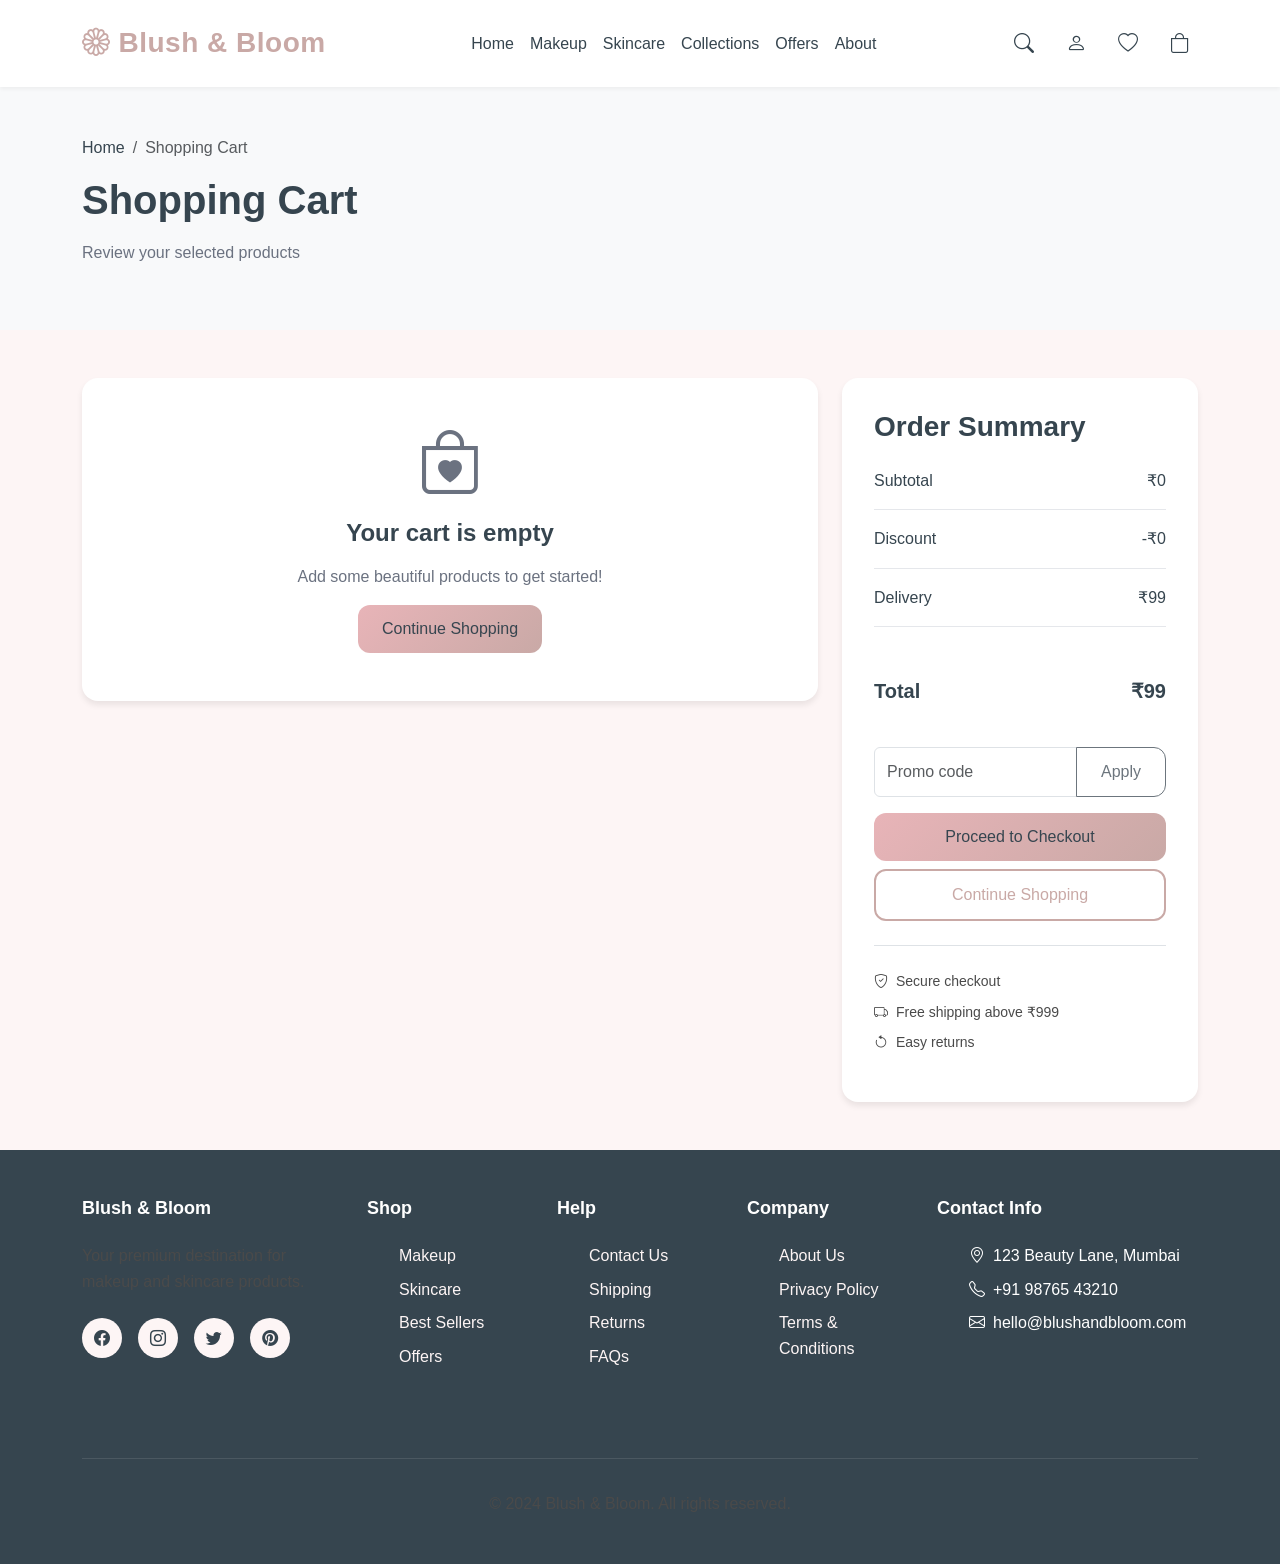
<file: cart.html>
<!DOCTYPE html>
<html lang="en" data-bs-theme="light">
<head>
    <meta charset="UTF-8">
    <meta name="viewport" content="width=device-width, initial-scale=1.0">
    <meta name="description" content="Blush & Bloom - Shopping Cart">
    <title>Shopping Cart - Blush & Bloom</title>
    
    <!-- Bootstrap CSS v5.3.8 -->
    <link href="https://cdn.jsdelivr.net/npm/bootstrap@5.3.8/dist/css/bootstrap.min.css" rel="stylesheet"
        integrity="sha384-sRIl4kxILFvY47J16cr9ZwB07vP4J8+LH7qKQnuqkuIAvNWLzeN8tE5YBujZqJLB" crossorigin="anonymous">
    
    <!-- React Icons -->
    <link href="https://cdn.jsdelivr.net/npm/bootstrap-icons@1.11.3/font/bootstrap-icons.css" rel="stylesheet">
    
    <!-- Custom CSS -->
    <link rel="stylesheet" href="css/style.css">
</head>

<body>
    <!-- Navbar -->
    <nav class="navbar navbar-expand-lg">
        <div class="container">
            <a class="navbar-brand" href="index.html">
                <i class="bi bi-flower1 me-2"></i>Blush & Bloom
            </a>
            
            <button class="navbar-toggler" type="button" data-bs-toggle="collapse" data-bs-target="#navbarNav">
                <span class="navbar-toggler-icon"></span>
            </button>
            
            <div class="collapse navbar-collapse" id="navbarNav">
                <ul class="navbar-nav mx-auto">
                    <li class="nav-item">
                        <a class="nav-link" href="index.html">Home</a>
                    </li>
                    <li class="nav-item">
                        <a class="nav-link" href="makeup.html">Makeup</a>
                    </li>
                    <li class="nav-item">
                        <a class="nav-link" href="skincare.html">Skincare</a>
                    </li>
                    <li class="nav-item">
                        <a class="nav-link" href="collections.html">Collections</a>
                    </li>
                    <li class="nav-item">
                        <a class="nav-link" href="offers.html">Offers</a>
                    </li>
                    <li class="nav-item">
                        <a class="nav-link" href="about.html">About</a>
                    </li>
                </ul>
                
                <div class="navbar-icons">
                    <a href="#" class="navbar-icon" data-bs-toggle="modal" data-bs-target="#searchModal">
                        <i class="bi bi-search"></i>
                    </a>
                    <a href="login.html" class="navbar-icon login-link">
                        <i class="bi bi-person"></i>
                    </a>
                    <a href="#" class="navbar-icon account-link" style="display: none;"></a>
                    <a href="wishlist.html" class="navbar-icon">
                        <i class="bi bi-heart"></i>
                        <span class="wishlist-count" style="display: none;">0</span>
                    </a>
                    <a href="cart.html" class="navbar-icon">
                        <i class="bi bi-bag"></i>
                        <span class="cart-count" style="display: none;">0</span>
                    </a>
                </div>
            </div>
        </div>
    </nav>

    <!-- Page Header -->
    <section class="py-5 bg-light">
        <div class="container">
            <nav aria-label="breadcrumb">
                <ol class="breadcrumb">
                    <li class="breadcrumb-item"><a href="index.html">Home</a></li>
                    <li class="breadcrumb-item active" aria-current="page">Shopping Cart</li>
                </ol>
            </nav>
            <h1 class="page-title">Shopping Cart</h1>
            <p class="text-muted">Review your selected products</p>
        </div>
    </section>

    <!-- Cart Page -->
    <section class="cart-page py-5">
        <div class="container">
            <div class="row">
                <!-- Cart Items -->
                <div class="col-lg-8 mb-4">
                    <div id="cart-items">
                        <!-- Cart items will be loaded dynamically -->
                    </div>
                </div>
                
                <!-- Cart Summary -->
                <div class="col-lg-4">
                    <div class="cart-summary">
                        <h3>Order Summary</h3>
                        <div class="summary-row">
                            <span>Subtotal</span>
                            <span id="cart-subtotal">₹0</span>
                        </div>
                        <div class="summary-row">
                            <span>Discount</span>
                            <span id="cart-discount">₹0</span>
                        </div>
                        <div class="summary-row">
                            <span>Delivery</span>
                            <span id="cart-delivery">₹99</span>
                        </div>
                        <div class="summary-row total">
                            <span>Total</span>
                            <span id="cart-total">₹0</span>
                        </div>
                        
                        <div class="mt-4">
                            <div class="input-group mb-3">
                                <input type="text" class="form-control" placeholder="Promo code">
                                <button class="btn btn-outline-secondary" type="button">Apply</button>
                            </div>
                            
                            <button class="btn btn-primary w-100 mb-2" onclick="proceedToCheckout()">
                                Proceed to Checkout
                            </button>
                            <button class="btn btn-outline-primary w-100" onclick="continueShopping()">
                                Continue Shopping
                            </button>
                        </div>
                        
                        <div class="mt-4 pt-4 border-top">
                            <p class="small mb-2"><i class="bi bi-shield-check me-2"></i>Secure checkout</p>
                            <p class="small mb-2"><i class="bi bi-truck me-2"></i>Free shipping above ₹999</p>
                            <p class="small"><i class="bi bi-arrow-counterclockwise me-2"></i>Easy returns</p>
                        </div>
                    </div>
                </div>
            </div>
        </div>
    </section>

    <!-- Footer -->
    <footer class="footer">
        <div class="container">
            <div class="row">
                <div class="col-lg-3 col-md-6 mb-4">
                    <h4>Blush & Bloom</h4>
                    <p>Your premium destination for makeup and skincare products.</p>
                    <div class="social-icons">
                        <a href="#"><i class="bi bi-facebook"></i></a>
                        <a href="#"><i class="bi bi-instagram"></i></a>
                        <a href="#"><i class="bi bi-twitter"></i></a>
                        <a href="#"><i class="bi bi-pinterest"></i></a>
                    </div>
                </div>
                
                <div class="col-lg-2 col-md-6 mb-4">
                    <h4>Shop</h4>
                    <ul>
                        <li><a href="products.html?category=Makeup">Makeup</a></li>
                        <li><a href="products.html?category=Skincare">Skincare</a></li>
                        <li><a href="products.html">Best Sellers</a></li>
                        <li><a href="offers.html">Offers</a></li>
                    </ul>
                </div>
                
                <div class="col-lg-2 col-md-6 mb-4">
                    <h4>Help</h4>
                    <ul>
                        <li><a href="#">Contact Us</a></li>
                        <li><a href="#">Shipping</a></li>
                        <li><a href="#">Returns</a></li>
                        <li><a href="#">FAQs</a></li>
                    </ul>
                </div>
                
                <div class="col-lg-2 col-md-6 mb-4">
                    <h4>Company</h4>
                    <ul>
                        <li><a href="about.html">About Us</a></li>
                        <li><a href="#">Privacy Policy</a></li>
                        <li><a href="#">Terms & Conditions</a></li>
                    </ul>
                </div>
                
                <div class="col-lg-3 col-md-6 mb-4">
                    <h4>Contact Info</h4>
                    <ul>
                        <li><i class="bi bi-geo-alt me-2"></i>123 Beauty Lane, Mumbai</li>
                        <li><i class="bi bi-telephone me-2"></i>+91 98765 43210</li>
                        <li><i class="bi bi-envelope me-2"></i>hello@blushandbloom.com</li>
                    </ul>
                </div>
            </div>
            
            <div class="footer-bottom">
                <p>&copy; 2024 Blush & Bloom. All rights reserved.</p>
            </div>
        </div>
    </footer>

    <!-- Search Modal -->
    <div class="modal fade" id="searchModal" tabindex="-1">
        <div class="modal-dialog modal-dialog-centered">
            <div class="modal-content">
                <div class="modal-header">
                    <h5 class="modal-title">Search Products</h5>
                    <button type="button" class="btn-close" data-bs-dismiss="modal"></button>
                </div>
                <div class="modal-body">
                    <div class="input-group">
                        <input type="text" class="form-control" placeholder="Search for products..." id="modal-search-input">
                        <button class="btn btn-primary" type="button" onclick="performSearch()">Search</button>
                    </div>
                </div>
            </div>
        </div>
    </div>

    <!-- Bootstrap JavaScript Bundle -->
    <script src="https://cdn.jsdelivr.net/npm/bootstrap@5.3.8/dist/js/bootstrap.bundle.min.js"
        integrity="sha384-FKyoEForCGlyvwx9Hj09JcYn3nv7wiPVlz7YYwJrWVcXK/BmnVDxM+D2scQbITxI"
        crossorigin="anonymous"></script>
    
    <!-- Product Data -->
    <script src="js/products.js"></script>
    
    <!-- Main JavaScript -->
    <script src="js/main.js"></script>
    
    <!-- Auth JavaScript -->
    <script src="js/auth.js"></script>
    
    <!-- Page-specific JavaScript -->
    <script>
        document.addEventListener('DOMContentLoaded', function() {
            renderCart();
        });

        function proceedToCheckout() {
            if (cart.length === 0) {
                showNotification('Your cart is empty!');
                return;
            }
            showNotification('Proceeding to checkout...');
            // In a real application, this would redirect to a checkout page
        }

        function continueShopping() {
            window.location.href = 'products.html';
        }

        function performSearch() {
            const searchTerm = document.getElementById('modal-search-input').value;
            if (searchTerm.trim()) {
                window.location.href = `products.html?search=${encodeURIComponent(searchTerm)}`;
            }
        }

        // Allow search on Enter key
        document.getElementById('modal-search-input')?.addEventListener('keypress', function(e) {
            if (e.key === 'Enter') {
                performSearch();
            }
        });
    </script>
</body>
</html>
</file>
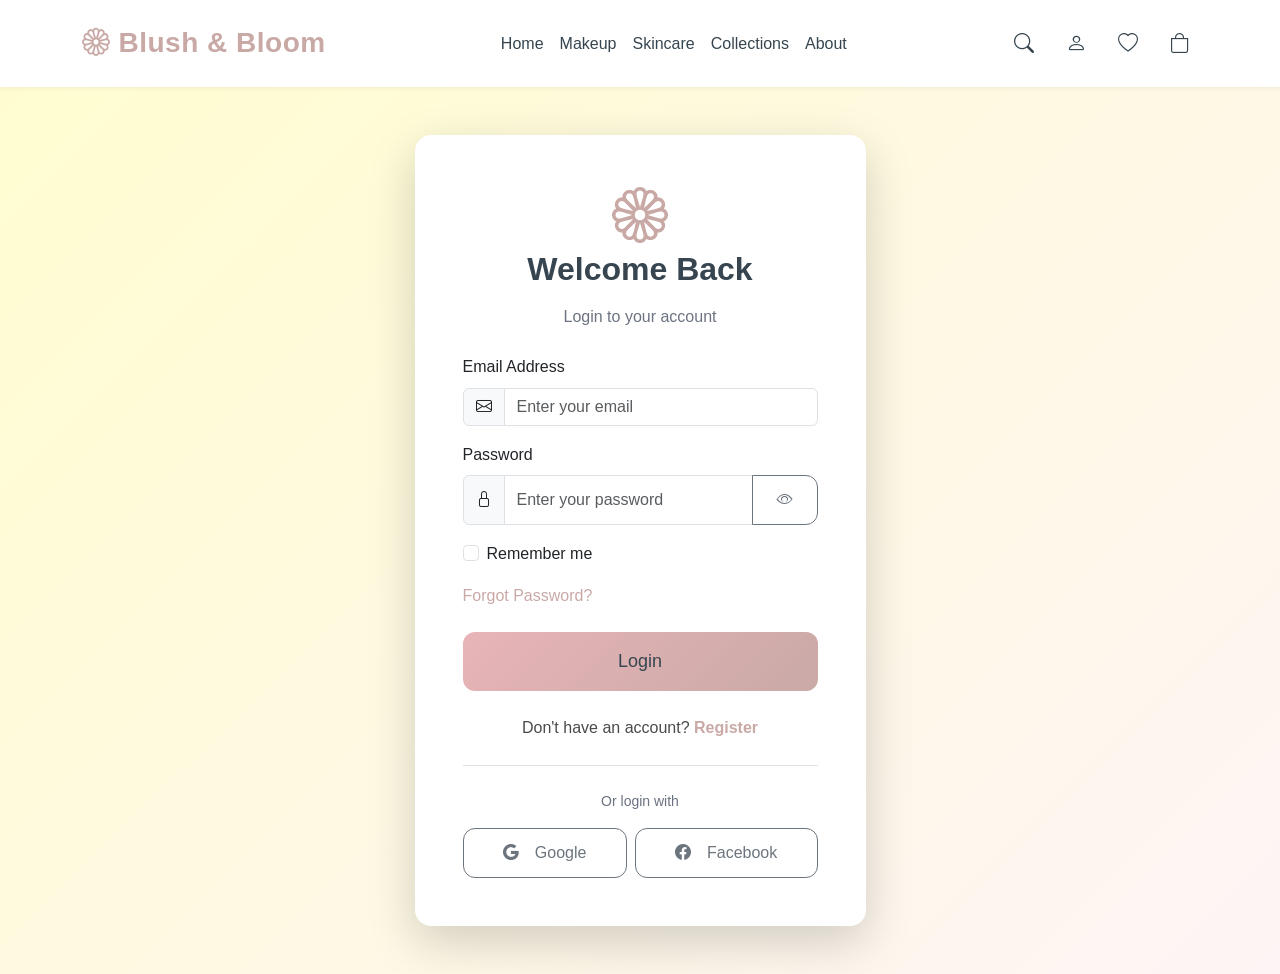
<file: login.html>
<!DOCTYPE html>
<html lang="en" data-bs-theme="light">
<head>
    <meta charset="UTF-8">
    <meta name="viewport" content="width=device-width, initial-scale=1.0">
    <meta name="description" content="Blush & Bloom - Login">
    <title>Login - Blush & Bloom</title>
    
    <!-- Bootstrap CSS v5.3.8 -->
    <link href="https://cdn.jsdelivr.net/npm/bootstrap@5.3.8/dist/css/bootstrap.min.css" rel="stylesheet"
        integrity="sha384-sRIl4kxILFvY47J16cr9ZwB07vP4J8+LH7qKQnuqkuIAvNWLzeN8tE5YBujZqJLB" crossorigin="anonymous">
    
    <!-- Bootstrap Icons -->
    <link href="https://cdn.jsdelivr.net/npm/bootstrap-icons@1.11.3/font/bootstrap-icons.css" rel="stylesheet">
    
    <!-- Custom CSS -->
    <link rel="stylesheet" href="css/style.css">
</head>

<body>
    <!-- Navbar -->
    <nav class="navbar navbar-expand-lg">
        <div class="container">
            <a class="navbar-brand" href="index.html">
                <i class="bi bi-flower1 me-2"></i>Blush & Bloom
            </a>
            
            <button class="navbar-toggler" type="button" data-bs-toggle="collapse" data-bs-target="#navbarNav">
                <span class="navbar-toggler-icon"></span>
            </button>
            
            <div class="collapse navbar-collapse" id="navbarNav">
                <ul class="navbar-nav mx-auto">
                    <li class="nav-item">
                        <a class="nav-link" href="index.html">Home</a>
                    </li>
                    <li class="nav-item">
                        <a class="nav-link" href="makeup.html">Makeup</a>
                    </li>
                    <li class="nav-item">
                        <a class="nav-link" href="skincare.html">Skincare</a>
                    </li>
                    <li class="nav-item">
                        <a class="nav-link" href="collections.html">Collections</a>
                    </li>
                    <li class="nav-item">
                        <a class="nav-link" href="about.html">About</a>
                    </li>
                </ul>
                
                <div class="navbar-icons">
                    <a href="#" class="navbar-icon" data-bs-toggle="modal" data-bs-target="#searchModal">
                        <i class="bi bi-search"></i>
                    </a>
                    <a href="#" class="navbar-icon person-icon">
                        <i class="bi bi-person"></i>
                    </a>
                    <a href="wishlist.html" class="navbar-icon">
                        <i class="bi bi-heart"></i>
                        <span class="wishlist-count" style="display: none;">0</span>
                    </a>
                    <a href="cart.html" class="navbar-icon">
                        <i class="bi bi-bag"></i>
                        <span class="cart-count" style="display: none;">0</span>
                    </a>
                </div>
            </div>
        </div>
    </nav>

    <!-- Login Section -->
    <section class="py-5" style="background: var(--gradient-cream); min-height: calc(100vh - 200px);">
        <div class="container">
            <div class="row justify-content-center align-items-center">
                <div class="col-lg-5 col-md-7">
                    <div class="card border-0 shadow-lg rounded-custom">
                        <div class="card-body p-5">
                            <div class="text-center mb-4">
                                <i class="bi bi-flower1 display-4 text-primary mb-3"></i>
                                <h2>Welcome Back</h2>
                                <p class="text-muted">Login to your account</p>
                            </div>
                            
                            <form id="login-form" novalidate>
                                <div class="mb-3">
                                    <label for="email" class="form-label">Email Address</label>
                                    <div class="input-group">
                                        <span class="input-group-text">
                                            <i class="bi bi-envelope"></i>
                                        </span>
                                        <input type="email" class="form-control" id="email" placeholder="Enter your email" required>
                                    </div>
                                    <div class="invalid-feedback" id="email-error"></div>
                                </div>
                                
                                <div class="mb-3">
                                    <label for="password" class="form-label">Password</label>
                                    <div class="input-group">
                                        <span class="input-group-text">
                                            <i class="bi bi-lock"></i>
                                        </span>
                                        <input type="password" class="form-control" id="password" placeholder="Enter your password" required>
                                        <button class="btn btn-outline-secondary" type="button" id="toggle-password">
                                            <i class="bi bi-eye" id="password-icon"></i>
                                        </button>
                                    </div>
                                    <div class="invalid-feedback" id="password-error"></div>
                                </div>
                                
                                <div class="mb-3 form-check">
                                    <input type="checkbox" class="form-check-input" id="remember-me">
                                    <label class="form-check-label" for="remember-me">Remember me</label>
                                </div>
                                
                                <div class="mb-4">
                                    <a href="#" class="text-primary text-decoration-none">Forgot Password?</a>
                                </div>
                                
                                <button type="submit" class="btn btn-primary w-100 btn-lg">Login</button>
                            </form>
                            
                            <div class="text-center mt-4">
                                <p class="mb-0">Don't have an account? <a href="register.html" class="text-primary text-decoration-none fw-bold">Register</a></p>
                            </div>
                            
                            <div class="mt-4 pt-4 border-top">
                                <p class="text-center text-muted small mb-3">Or login with</p>
                                <div class="d-flex gap-2 justify-content-center">
                                    <button class="btn btn-outline-secondary flex-grow-1">
                                        <i class="bi bi-google me-2"></i>Google
                                    </button>
                                    <button class="btn btn-outline-secondary flex-grow-1">
                                        <i class="bi bi-facebook me-2"></i>Facebook
                                    </button>
                                </div>
                            </div>
                        </div>
                    </div>
                </div>
            </div>
        </div>
    </section>

    

    <!-- Bootstrap JavaScript Bundle -->
    <script src="https://cdn.jsdelivr.net/npm/bootstrap@5.3.8/dist/js/bootstrap.bundle.min.js"
        integrity="sha384-FKyoEForCGlyvwx9Hj09JcYn3nv7wiPVlz7YYwJrWVcXK/BmnVDxM+D2scQbITxI"
        crossorigin="anonymous"></script>
    
    <!-- Auth JavaScript -->
    <script src="js/auth.js"></script>
    
    <!-- Page-specific JavaScript -->
    <script>
        document.addEventListener('DOMContentLoaded', function() {
            // Check if user is already logged in
            if (isLoggedIn()) {
                showNotification('You are already logged in!', 'info');
                setTimeout(() => {
                    window.location.href = 'index.html';
                }, 1500);
                return;
            }

            initLoginForm();
        });

        function initLoginForm() {
            const loginForm = document.getElementById('login-form');
            const togglePasswordBtn = document.getElementById('toggle-password');
            const passwordInput = document.getElementById('password');
            const passwordIcon = document.getElementById('password-icon');

            // Toggle password visibility
            togglePasswordBtn.addEventListener('click', function() {
                const type = passwordInput.getAttribute('type') === 'password' ? 'text' : 'password';
                passwordInput.setAttribute('type', type);
                passwordIcon.className = type === 'password' ? 'bi bi-eye' : 'bi bi-eye-slash';
            });

            // Handle form submission
            loginForm.addEventListener('submit', function(e) {
                e.preventDefault();
                handleLogin();
            });
        }

        function handleLogin() {
            const email = document.getElementById('email').value.trim();
            const password = document.getElementById('password').value;
            const rememberMe = document.getElementById('remember-me').checked;

            // Clear previous errors
            clearErrors();

            // Validate email
            if (!email) {
                showError('email', 'Email is required');
                return;
            }

            if (!validateEmail(email)) {
                showError('email', 'Please enter a valid email address');
                return;
            }

            // Validate password
            if (!password) {
                showError('password', 'Password is required');
                return;
            }

            if (password.length < 6) {
                showError('password', 'Password must be at least 6 characters');
                return;
            }

            // Attempt login
            const result = loginUser(email, password, rememberMe);

            if (result.success) {
                showNotification(result.message, 'success');
                setTimeout(() => {
                    window.location.href = 'index.html';
                }, 1500);
            } else {
                showError('password', result.message);
                showNotification(result.message, 'danger');
            }
        }

        function showError(fieldId, message) {
            const input = document.getElementById(fieldId);
            const errorDiv = document.getElementById(fieldId + '-error');
            
            input.classList.add('is-invalid');
            errorDiv.textContent = message;
        }

        function clearErrors() {
            const inputs = document.querySelectorAll('.form-control');
            const errorDivs = document.querySelectorAll('.invalid-feedback');
            
            inputs.forEach(input => input.classList.remove('is-invalid'));
            errorDivs.forEach(div => div.textContent = '');
        }

        function showNotification(message, type = 'success') {
            const notification = document.createElement('div');
            notification.className = `notification position-fixed top-0 end-0 m-3 p-3 bg-${type} text-white rounded shadow`;
            notification.style.zIndex = '9999';
            notification.textContent = message;
            document.body.appendChild(notification);

            setTimeout(() => {
                notification.remove();
            }, 3000);
        }
    </script>
</body>
</html>
</file>
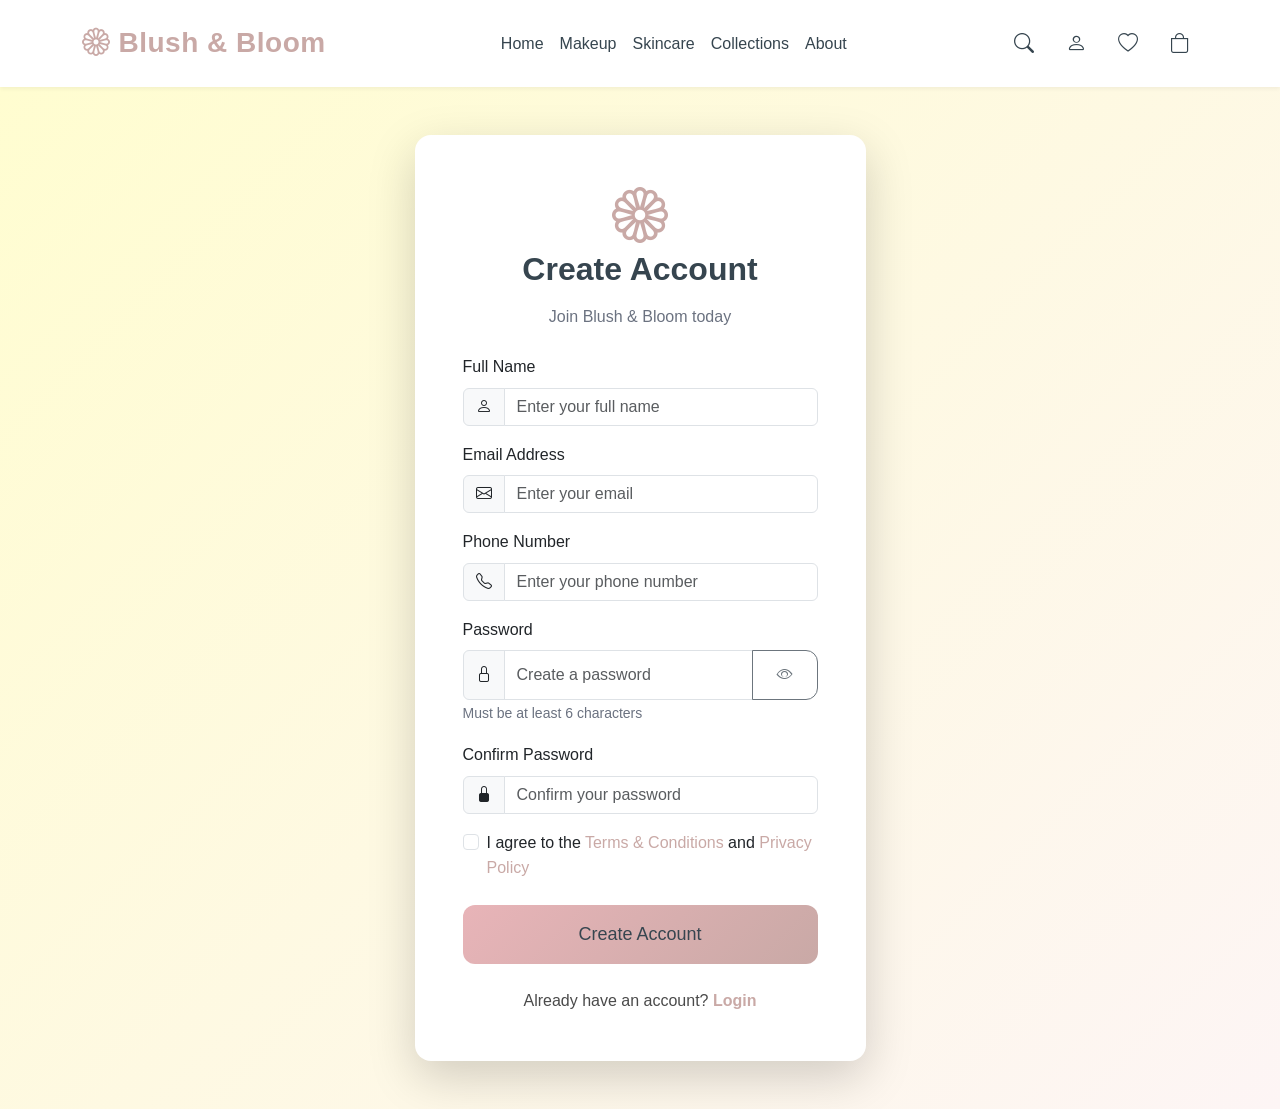
<file: register.html>
<!DOCTYPE html>
<html lang="en" data-bs-theme="light">
<head>
    <meta charset="UTF-8">
    <meta name="viewport" content="width=device-width, initial-scale=1.0">
    <meta name="description" content="Blush & Bloom - Register">
    <title>Register - Blush & Bloom</title>
    
    <!-- Bootstrap CSS v5.3.8 -->
    <link href="https://cdn.jsdelivr.net/npm/bootstrap@5.3.8/dist/css/bootstrap.min.css" rel="stylesheet"
        integrity="sha384-sRIl4kxILFvY47J16cr9ZwB07vP4J8+LH7qKQnuqkuIAvNWLzeN8tE5YBujZqJLB" crossorigin="anonymous">
    
    <!-- Bootstrap Icons -->
    <link href="https://cdn.jsdelivr.net/npm/bootstrap-icons@1.11.3/font/bootstrap-icons.css" rel="stylesheet">
    
    <!-- Custom CSS -->
    <link rel="stylesheet" href="css/style.css">
</head>

<body>
    <!-- Navbar -->
    <nav class="navbar navbar-expand-lg">
        <div class="container">
            <a class="navbar-brand" href="index.html">
                <i class="bi bi-flower1 me-2"></i>Blush & Bloom
            </a>
            
            <button class="navbar-toggler" type="button" data-bs-toggle="collapse" data-bs-target="#navbarNav">
                <span class="navbar-toggler-icon"></span>
            </button>
            
            <div class="collapse navbar-collapse" id="navbarNav">
                <ul class="navbar-nav mx-auto">
                    <li class="nav-item">
                        <a class="nav-link" href="index.html">Home</a>
                    </li>
                    <li class="nav-item">
                        <a class="nav-link" href="makeup.html">Makeup</a>
                    </li>
                    <li class="nav-item">
                        <a class="nav-link" href="skincare.html">Skincare</a>
                    </li>
                    <li class="nav-item">
                        <a class="nav-link" href="collections.html">Collections</a>
                    </li>
                    <li class="nav-item">
                        <a class="nav-link" href="about.html">About</a>
                    </li>
                </ul>
                
                <div class="navbar-icons">
                    <a href="#" class="navbar-icon" data-bs-toggle="modal" data-bs-target="#searchModal">
                        <i class="bi bi-search"></i>
                    </a>
                    <a href="#" class="navbar-icon person-icon">
                        <i class="bi bi-person"></i>
                    </a>
                    <a href="wishlist.html" class="navbar-icon">
                        <i class="bi bi-heart"></i>
                        <span class="wishlist-count" style="display: none;">0</span>
                    </a>
                    <a href="cart.html" class="navbar-icon">
                        <i class="bi bi-bag"></i>
                        <span class="cart-count" style="display: none;">0</span>
                    </a>
                </div>
            </div>
        </div>
    </nav>

    <!-- Register Section -->
    <section class="py-5" style="background: var(--gradient-cream); min-height: calc(100vh - 200px);">
        <div class="container">
            <div class="row justify-content-center align-items-center">
                <div class="col-lg-5 col-md-7">
                    <div class="card border-0 shadow-lg rounded-custom">
                        <div class="card-body p-5">
                            <div class="text-center mb-4">
                                <i class="bi bi-flower1 display-4 text-primary mb-3"></i>
                                <h2>Create Account</h2>
                                <p class="text-muted">Join Blush & Bloom today</p>
                            </div>
                            
                            <form id="register-form" novalidate>
                                <div class="mb-3">
                                    <label for="full-name" class="form-label">Full Name</label>
                                    <div class="input-group">
                                        <span class="input-group-text">
                                            <i class="bi bi-person"></i>
                                        </span>
                                        <input type="text" class="form-control" id="full-name" placeholder="Enter your full name" required>
                                    </div>
                                    <div class="invalid-feedback" id="full-name-error"></div>
                                </div>
                                
                                <div class="mb-3">
                                    <label for="email" class="form-label">Email Address</label>
                                    <div class="input-group">
                                        <span class="input-group-text">
                                            <i class="bi bi-envelope"></i>
                                        </span>
                                        <input type="email" class="form-control" id="email" placeholder="Enter your email" required>
                                    </div>
                                    <div class="invalid-feedback" id="email-error"></div>
                                </div>
                                
                                <div class="mb-3">
                                    <label for="phone" class="form-label">Phone Number</label>
                                    <div class="input-group">
                                        <span class="input-group-text">
                                            <i class="bi bi-telephone"></i>
                                        </span>
                                        <input type="tel" class="form-control" id="phone" placeholder="Enter your phone number" required>
                                    </div>
                                    <div class="invalid-feedback" id="phone-error"></div>
                                </div>
                                
                                <div class="mb-3">
                                    <label for="password" class="form-label">Password</label>
                                    <div class="input-group">
                                        <span class="input-group-text">
                                            <i class="bi bi-lock"></i>
                                        </span>
                                        <input type="password" class="form-control" id="password" placeholder="Create a password" required>
                                        <button class="btn btn-outline-secondary" type="button" id="toggle-password">
                                            <i class="bi bi-eye" id="password-icon"></i>
                                        </button>
                                    </div>
                                    <div class="invalid-feedback" id="password-error"></div>
                                    <small class="text-muted">Must be at least 6 characters</small>
                                </div>
                                
                                <div class="mb-3">
                                    <label for="confirm-password" class="form-label">Confirm Password</label>
                                    <div class="input-group">
                                        <span class="input-group-text">
                                            <i class="bi bi-lock-fill"></i>
                                        </span>
                                        <input type="password" class="form-control" id="confirm-password" placeholder="Confirm your password" required>
                                    </div>
                                    <div class="invalid-feedback" id="confirm-password-error"></div>
                                </div>
                                
                                <div class="mb-4 form-check">
                                    <input type="checkbox" class="form-check-input" id="terms" required>
                                    <label class="form-check-label" for="terms">
                                        I agree to the <a href="#" class="text-primary">Terms & Conditions</a> and <a href="#" class="text-primary">Privacy Policy</a>
                                    </label>
                                    <div class="invalid-feedback" id="terms-error"></div>
                                </div>
                                
                                <button type="submit" class="btn btn-primary w-100 btn-lg">Create Account</button>
                            </form>
                            
                            <div class="text-center mt-4">
                                <p class="mb-0">Already have an account? <a href="login.html" class="text-primary text-decoration-none fw-bold">Login</a></p>
                            </div>
                        </div>
                    </div>
                </div>
            </div>
        </div>
    </section>

    

    <!-- Bootstrap JavaScript Bundle -->
    <script src="https://cdn.jsdelivr.net/npm/bootstrap@5.3.8/dist/js/bootstrap.bundle.min.js"
        integrity="sha384-FKyoEForCGlyvwx9Hj09JcYn3nv7wiPVlz7YYwJrWVcXK/BmnVDxM+D2scQbITxI"
        crossorigin="anonymous"></script>
    
    <!-- Auth JavaScript -->
    <script src="js/auth.js"></script>
    
    <!-- Page-specific JavaScript -->
    <script>
        document.addEventListener('DOMContentLoaded', function() {
            // Check if user is already logged in
            if (isLoggedIn()) {
                showNotification('You are already logged in!', 'info');
                setTimeout(() => {
                    window.location.href = 'index.html';
                }, 1500);
                return;
            }

            initRegisterForm();
        });

        function initRegisterForm() {
            const registerForm = document.getElementById('register-form');
            const togglePasswordBtn = document.getElementById('toggle-password');
            const passwordInput = document.getElementById('password');
            const passwordIcon = document.getElementById('password-icon');

            // Toggle password visibility
            togglePasswordBtn.addEventListener('click', function() {
                const type = passwordInput.getAttribute('type') === 'password' ? 'text' : 'password';
                passwordInput.setAttribute('type', type);
                passwordIcon.className = type === 'password' ? 'bi bi-eye' : 'bi bi-eye-slash';
            });

            // Handle form submission
            registerForm.addEventListener('submit', function(e) {
                e.preventDefault();
                handleRegistration();
            });
        }

        function handleRegistration() {
            const fullName = document.getElementById('full-name').value.trim();
            const email = document.getElementById('email').value.trim();
            const phone = document.getElementById('phone').value.trim();
            const password = document.getElementById('password').value;
            const confirmPassword = document.getElementById('confirm-password').value;
            const terms = document.getElementById('terms').checked;

            // Clear previous errors
            clearErrors();

            // Validate full name
            if (!fullName) {
                showError('full-name', 'Full name is required');
                return;
            }

            if (!validateName(fullName)) {
                showError('full-name', 'Please enter a valid name');
                return;
            }

            // Validate email
            if (!email) {
                showError('email', 'Email is required');
                return;
            }

            if (!validateEmail(email)) {
                showError('email', 'Please enter a valid email address');
                return;
            }

            // Validate phone
            if (!phone) {
                showError('phone', 'Phone number is required');
                return;
            }

            if (!validatePhone(phone)) {
                showError('phone', 'Please enter a valid 10-digit phone number');
                return;
            }

            // Validate password
            if (!password) {
                showError('password', 'Password is required');
                return;
            }

            if (!validatePassword(password)) {
                showError('password', 'Password must be at least 6 characters');
                return;
            }

            // Validate confirm password
            if (!confirmPassword) {
                showError('confirm-password', 'Please confirm your password');
                return;
            }

            if (password !== confirmPassword) {
                showError('confirm-password', 'Passwords do not match');
                return;
            }

            // Validate terms
            if (!terms) {
                showError('terms', 'You must agree to the terms and conditions');
                return;
            }

            // Attempt registration
            const result = registerUser(fullName, email, phone, password);

            if (result.success) {
                showNotification(result.message + ' Redirecting to login...', 'success');
                setTimeout(() => {
                    window.location.href = 'login.html';
                }, 2000);
            } else {
                showError('email', result.message);
                showNotification(result.message, 'danger');
            }
        }

        function showError(fieldId, message) {
            const input = document.getElementById(fieldId);
            const errorDiv = document.getElementById(fieldId + '-error');
            
            input.classList.add('is-invalid');
            errorDiv.textContent = message;
        }

        function clearErrors() {
            const inputs = document.querySelectorAll('.form-control');
            const errorDivs = document.querySelectorAll('.invalid-feedback');
            
            inputs.forEach(input => input.classList.remove('is-invalid'));
            errorDivs.forEach(div => div.textContent = '');
        }

        function showNotification(message, type = 'success') {
            const notification = document.createElement('div');
            notification.className = `notification position-fixed top-0 end-0 m-3 p-3 bg-${type} text-white rounded shadow`;
            notification.style.zIndex = '9999';
            notification.textContent = message;
            document.body.appendChild(notification);

            setTimeout(() => {
                notification.remove();
            }, 3000);
        }
    </script>
</body>
</html>
</file>
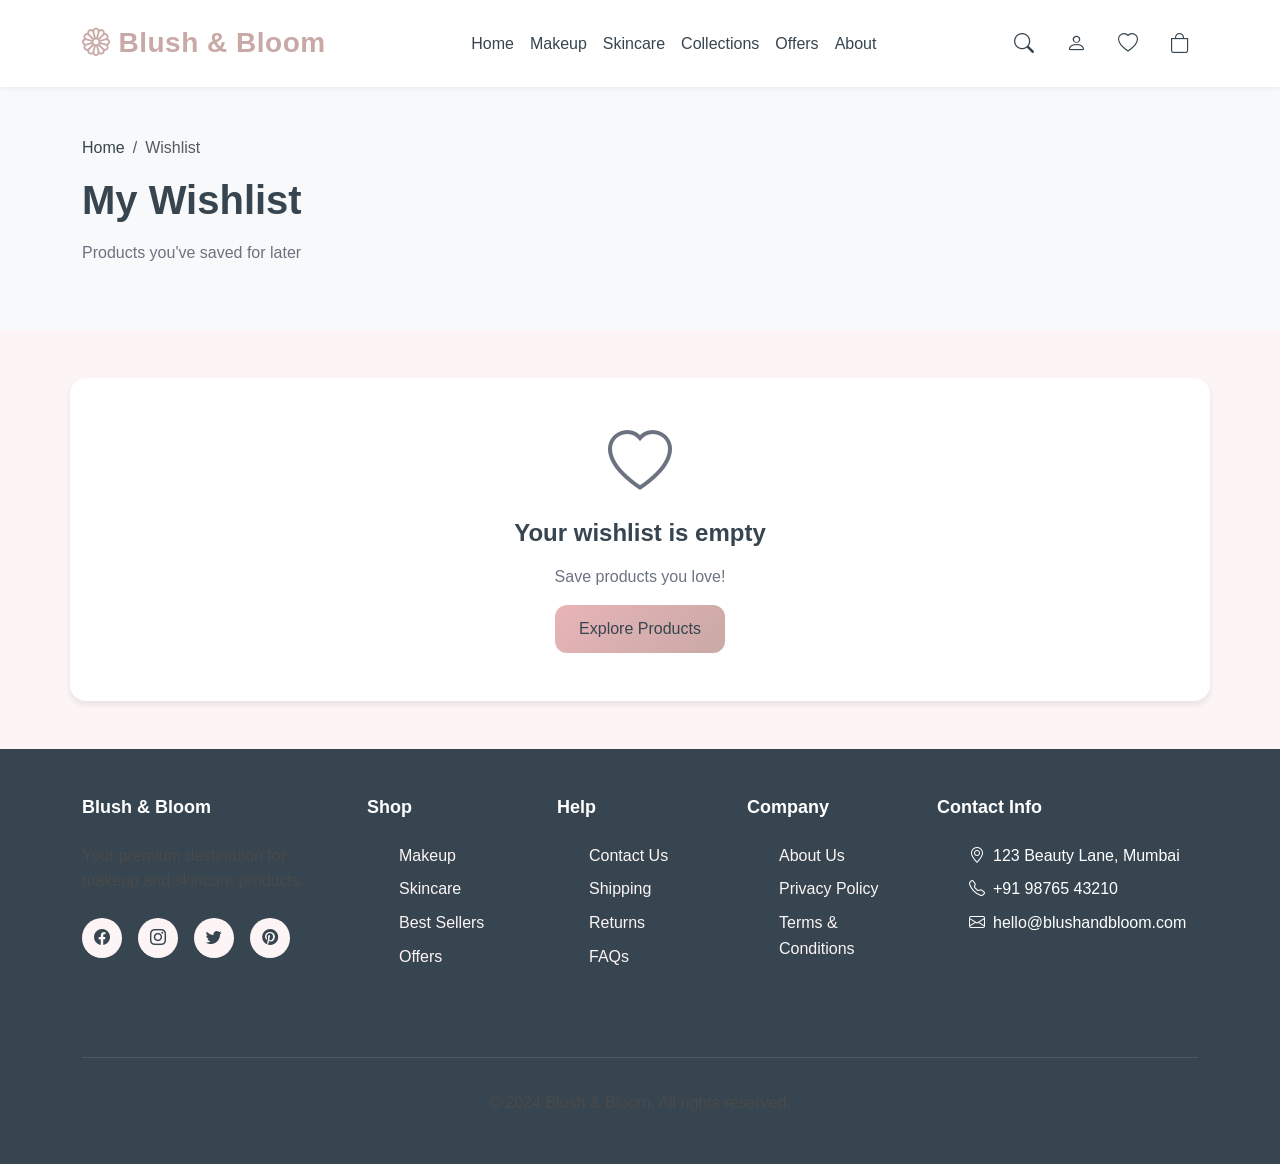
<file: wishlist.html>
<!DOCTYPE html>
<html lang="en" data-bs-theme="light">
<head>
    <meta charset="UTF-8">
    <meta name="viewport" content="width=device-width, initial-scale=1.0">
    <meta name="description" content="Blush & Bloom - Wishlist">
    <title>Wishlist - Blush & Bloom</title>
    
    <!-- Bootstrap CSS v5.3.8 -->
    <link href="https://cdn.jsdelivr.net/npm/bootstrap@5.3.8/dist/css/bootstrap.min.css" rel="stylesheet"
        integrity="sha384-sRIl4kxILFvY47J16cr9ZwB07vP4J8+LH7qKQnuqkuIAvNWLzeN8tE5YBujZqJLB" crossorigin="anonymous">
    
    <!-- React Icons -->
    <link href="https://cdn.jsdelivr.net/npm/bootstrap-icons@1.11.3/font/bootstrap-icons.css" rel="stylesheet">
    
    <!-- Custom CSS -->
    <link rel="stylesheet" href="css/style.css">
</head>

<body>
    <!-- Navbar -->
    <nav class="navbar navbar-expand-lg">
        <div class="container">
            <a class="navbar-brand" href="index.html">
                <i class="bi bi-flower1 me-2"></i>Blush & Bloom
            </a>
            
            <button class="navbar-toggler" type="button" data-bs-toggle="collapse" data-bs-target="#navbarNav">
                <span class="navbar-toggler-icon"></span>
            </button>
            
            <div class="collapse navbar-collapse" id="navbarNav">
                <ul class="navbar-nav mx-auto">
                    <li class="nav-item">
                        <a class="nav-link" href="index.html">Home</a>
                    </li>
                    <li class="nav-item">
                        <a class="nav-link" href="makeup.html">Makeup</a>
                    </li>
                    <li class="nav-item">
                        <a class="nav-link" href="skincare.html">Skincare</a>
                    </li>
                    <li class="nav-item">
                        <a class="nav-link" href="collections.html">Collections</a>
                    </li>
                    <li class="nav-item">
                        <a class="nav-link" href="offers.html">Offers</a>
                    </li>
                    <li class="nav-item">
                        <a class="nav-link" href="about.html">About</a>
                    </li>
                </ul>
                
                <div class="navbar-icons">
                    <a href="#" class="navbar-icon" data-bs-toggle="modal" data-bs-target="#searchModal">
                        <i class="bi bi-search"></i>
                    </a>
                    <a href="login.html" class="navbar-icon login-link">
                        <i class="bi bi-person"></i>
                    </a>
                    <a href="#" class="navbar-icon account-link" style="display: none;"></a>
                    <a href="wishlist.html" class="navbar-icon">
                        <i class="bi bi-heart"></i>
                        <span class="wishlist-count" style="display: none;">0</span>
                    </a>
                    <a href="cart.html" class="navbar-icon">
                        <i class="bi bi-bag"></i>
                        <span class="cart-count" style="display: none;">0</span>
                    </a>
                </div>
            </div>
        </div>
    </nav>

    <!-- Page Header -->
    <section class="py-5 bg-light">
        <div class="container">
            <nav aria-label="breadcrumb">
                <ol class="breadcrumb">
                    <li class="breadcrumb-item"><a href="index.html">Home</a></li>
                    <li class="breadcrumb-item active" aria-current="page">Wishlist</li>
                </ol>
            </nav>
            <h1 class="page-title">My Wishlist</h1>
            <p class="text-muted">Products you've saved for later</p>
        </div>
    </section>

    <!-- Wishlist Page -->
    <section class="wishlist-page py-5">
        <div class="container">
            <div class="row" id="wishlist-items">
                <!-- Wishlist items will be loaded dynamically -->
            </div>
        </div>
    </section>

    <!-- Footer -->
    <footer class="footer">
        <div class="container">
            <div class="row">
                <div class="col-lg-3 col-md-6 mb-4">
                    <h4>Blush & Bloom</h4>
                    <p>Your premium destination for makeup and skincare products.</p>
                    <div class="social-icons">
                        <a href="#"><i class="bi bi-facebook"></i></a>
                        <a href="#"><i class="bi bi-instagram"></i></a>
                        <a href="#"><i class="bi bi-twitter"></i></a>
                        <a href="#"><i class="bi bi-pinterest"></i></a>
                    </div>
                </div>
                
                <div class="col-lg-2 col-md-6 mb-4">
                    <h4>Shop</h4>
                    <ul>
                        <li><a href="products.html?category=Makeup">Makeup</a></li>
                        <li><a href="products.html?category=Skincare">Skincare</a></li>
                        <li><a href="products.html">Best Sellers</a></li>
                        <li><a href="offers.html">Offers</a></li>
                    </ul>
                </div>
                
                <div class="col-lg-2 col-md-6 mb-4">
                    <h4>Help</h4>
                    <ul>
                        <li><a href="#">Contact Us</a></li>
                        <li><a href="#">Shipping</a></li>
                        <li><a href="#">Returns</a></li>
                        <li><a href="#">FAQs</a></li>
                    </ul>
                </div>
                
                <div class="col-lg-2 col-md-6 mb-4">
                    <h4>Company</h4>
                    <ul>
                        <li><a href="about.html">About Us</a></li>
                        <li><a href="#">Privacy Policy</a></li>
                        <li><a href="#">Terms & Conditions</a></li>
                    </ul>
                </div>
                
                <div class="col-lg-3 col-md-6 mb-4">
                    <h4>Contact Info</h4>
                    <ul>
                        <li><i class="bi bi-geo-alt me-2"></i>123 Beauty Lane, Mumbai</li>
                        <li><i class="bi bi-telephone me-2"></i>+91 98765 43210</li>
                        <li><i class="bi bi-envelope me-2"></i>hello@blushandbloom.com</li>
                    </ul>
                </div>
            </div>
            
            <div class="footer-bottom">
                <p>&copy; 2024 Blush & Bloom. All rights reserved.</p>
            </div>
        </div>
    </footer>

    <!-- Search Modal -->
    <div class="modal fade" id="searchModal" tabindex="-1">
        <div class="modal-dialog modal-dialog-centered">
            <div class="modal-content">
                <div class="modal-header">
                    <h5 class="modal-title">Search Products</h5>
                    <button type="button" class="btn-close" data-bs-dismiss="modal"></button>
                </div>
                <div class="modal-body">
                    <div class="input-group">
                        <input type="text" class="form-control" placeholder="Search for products..." id="modal-search-input">
                        <button class="btn btn-primary" type="button" onclick="performSearch()">Search</button>
                    </div>
                </div>
            </div>
        </div>
    </div>

    <!-- Bootstrap JavaScript Bundle -->
    <script src="https://cdn.jsdelivr.net/npm/bootstrap@5.3.8/dist/js/bootstrap.bundle.min.js"
        integrity="sha384-FKyoEForCGlyvwx9Hj09JcYn3nv7wiPVlz7YYwJrWVcXK/BmnVDxM+D2scQbITxI"
        crossorigin="anonymous"></script>
    
    <!-- Product Data -->
    <script src="js/products.js"></script>
    
    <!-- Main JavaScript -->
    <script src="js/main.js"></script>
    
    <!-- Auth JavaScript -->
    <script src="js/auth.js"></script>
    
    <!-- Page-specific JavaScript -->
    <script>
        document.addEventListener('DOMContentLoaded', function() {
            renderWishlist();
        });

        function performSearch() {
            const searchTerm = document.getElementById('modal-search-input').value;
            if (searchTerm.trim()) {
                window.location.href = `products.html?search=${encodeURIComponent(searchTerm)}`;
            }
        }

        // Allow search on Enter key
        document.getElementById('modal-search-input')?.addEventListener('keypress', function(e) {
            if (e.key === 'Enter') {
                performSearch();
            }
        });
    </script>
</body>
</html>
</file>
<file: css/style.css>
/* ============================================
   BLUSH & BLOOM - Premium Beauty E-commerce
   Custom CSS Styles
   ============================================ */

/* ============================================
   CSS VARIABLES - Feminine Color Palette
   ============================================ */
:root {
    /* Primary Colors */
    --blush-pink: #E8B4B8;
    --dusty-rose: #C9A9A6;
    --soft-lavender: #E6E6FA;
    --cream: #FFFDD0;
    --off-white: #FDF5F5;
    --white: #FFFFFF;
    
    /* Dark Colors */
    --charcoal: #36454F;
    --dark-gray: #4A4A4A;
    --medium-gray: #6B7280;
    --light-gray: #E5E7EB;
    
    /* Accent Colors */
    --accent-pink: #D4A5A5;
    --accent-rose: #C9A9A6;
    --accent-lavender: #B8A9C9;
    
    /* Gradients */
    --gradient-blush: linear-gradient(135deg, #E8B4B8 0%, #C9A9A6 100%);
    --gradient-lavender: linear-gradient(135deg, #E6E6FA 0%, #B8A9C9 100%);
    --gradient-cream: linear-gradient(135deg, #FFFDD0 0%, #FDF5F5 100%);
    
    /* Shadows */
    --shadow-sm: 0 2px 4px rgba(0, 0, 0, 0.05);
    --shadow-md: 0 4px 6px rgba(0, 0, 0, 0.08);
    --shadow-lg: 0 10px 15px rgba(0, 0, 0, 0.1);
    --shadow-xl: 0 20px 25px rgba(0, 0, 0, 0.15);
    
    /* Border Radius */
    --radius-sm: 8px;
    --radius-md: 12px;
    --radius-lg: 16px;
    --radius-xl: 24px;
    --radius-full: 50%;
    
    /* Spacing */
    --spacing-xs: 0.5rem;
    --spacing-sm: 1rem;
    --spacing-md: 1.5rem;
    --spacing-lg: 2rem;
    --spacing-xl: 3rem;
    
    /* Transitions */
    --transition-fast: 0.2s ease;
    --transition-normal: 0.3s ease;
    --transition-slow: 0.5s ease;
}

/* ============================================
   GLOBAL STYLES
   ============================================ */
* {
    margin: 0;
    padding: 0;
    box-sizing: border-box;
}

body {
    font-family: 'Segoe UI', Tahoma, Geneva, Verdana, sans-serif;
    color: var(--charcoal);
    background-color: var(--off-white);
    line-height: 1.6;
    overflow-x: hidden;
}

a {
    text-decoration: none;
    color: inherit;
    transition: var(--transition-normal);
}

a:hover {
    color: var(--dusty-rose);
}

button {
    font-family: inherit;
    cursor: pointer;
    border: none;
    outline: none;
}

img {
    max-width: 100%;
    height: auto;
}

/* ============================================
   TYPOGRAPHY
   ============================================ */
h1, h2, h3, h4, h5, h6 {
    font-weight: 600;
    color: var(--charcoal);
    margin-bottom: var(--spacing-sm);
}

h1 {
    font-size: 2.5rem;
    font-weight: 700;
}

h2 {
    font-size: 2rem;
}

h3 {
    font-size: 1.75rem;
}

h4 {
    font-size: 1.5rem;
}

h5 {
    font-size: 1.25rem;
}

h6 {
    font-size: 1rem;
}

p {
    margin-bottom: var(--spacing-sm);
    color: var(--dark-gray);
}

.text-primary {
    color: var(--dusty-rose) !important;
}

.text-muted {
    color: var(--medium-gray) !important;
}

/* ============================================
   BUTTONS
   ============================================ */
.btn {
    padding: 0.75rem 1.5rem;
    border-radius: var(--radius-md);
    font-weight: 500;
    transition: var(--transition-normal);
    display: inline-flex;
    align-items: center;
    justify-content: center;
    gap: 0.5rem;
}

.btn-primary {
    background: var(--gradient-blush);
    color: var(--charcoal);
    border: none;
}

.btn-primary:hover {
    background: var(--dusty-rose);
    color: var(--white);
    transform: translateY(-2px);
    box-shadow: var(--shadow-md);
}

.btn-outline-primary {
    background: transparent;
    border: 2px solid var(--dusty-rose);
    color: var(--dusty-rose);
}

.btn-outline-primary:hover {
    background: var(--dusty-rose);
    color: var(--white);
}

.btn-light {
    background: var(--white);
    color: var(--charcoal);
}

.btn-light:hover {
    background: var(--off-white);
}

.btn-sm {
    padding: 0.5rem 1rem;
    font-size: 0.875rem;
}

.btn-lg {
    padding: 1rem 2rem;
    font-size: 1.125rem;
}

/* ============================================
   NAVBAR
   ============================================ */
.navbar {
    background: var(--white);
    box-shadow: var(--shadow-sm);
    padding: 1rem 0;
    transition: var(--transition-normal);
    position: sticky;
    top: 0;
    z-index: 1000;
}

.navbar-scrolled {
    box-shadow: var(--shadow-md);
    padding: 0.75rem 0;
}

.navbar-brand {
    font-size: 1.75rem;
    font-weight: 700;
    color: var(--dusty-rose);
    letter-spacing: 0.5px;
}

.navbar-brand:hover {
    color: var(--blush-pink);
}

.nav-link {
    color: var(--charcoal);
    font-weight: 500;
    padding: 0.5rem 1rem;
    border-radius: var(--radius-sm);
    transition: var(--transition-normal);
    position: relative;
}

.nav-link:hover,
.nav-link.active {
    color: var(--dusty-rose);
    background: var(--off-white);
}

.nav-link::after {
    content: '';
    position: absolute;
    bottom: 0;
    left: 50%;
    width: 0;
    height: 2px;
    background: var(--dusty-rose);
    transition: var(--transition-normal);
    transform: translateX(-50%);
}

.nav-link:hover::after,
.nav-link.active::after {
    width: 80%;
}

.navbar-icons {
    display: flex;
    align-items: center;
    gap: 1rem;
}

.navbar-icon {
    position: relative;
    color: var(--charcoal);
    font-size: 1.25rem;
    padding: 0.5rem;
    border-radius: var(--radius-sm);
    transition: var(--transition-normal);
}

.navbar-icon:hover {
    color: var(--dusty-rose);
    background: var(--off-white);
}

.cart-count,
.wishlist-count {
    position: absolute;
    top: 0;
    right: 0;
    background: var(--dusty-rose);
    color: var(--white);
    font-size: 0.75rem;
    width: 18px;
    height: 18px;
    border-radius: var(--radius-full);
    display: flex;
    align-items: center;
    justify-content: center;
    font-weight: 600;
}

/* ============================================
   HERO SECTION
   ============================================ */
.hero {
    position: relative;
    height: 90vh;
    min-height: 600px;
    background: var(--gradient-cream);
    display: flex;
    align-items: center;
    overflow: hidden;
}

.hero::before {
    content: '';
    position: absolute;
    top: 0;
    left: 0;
    right: 0;
    bottom: 0;
    background: url('https://images.unsplash.com/photo-1596462502278-27bfdc403348?w=1920&q=80') center/cover;
    opacity: 0.15;
}

.hero-content {
    position: relative;
    z-index: 1;
    max-width: 600px;
    padding: var(--spacing-xl);
}

.hero-title {
    font-size: 3.5rem;
    font-weight: 700;
    color: var(--charcoal);
    margin-bottom: var(--spacing-md);
    opacity: 0;
    animation: fadeInUp 1s ease forwards;
}

.hero-subtitle {
    font-size: 1.25rem;
    color: var(--dark-gray);
    margin-bottom: var(--spacing-lg);
    opacity: 0;
    animation: fadeInUp 1s ease 0.2s forwards;
}

.hero-buttons {
    display: flex;
    gap: var(--spacing-md);
    opacity: 0;
    animation: fadeInUp 1s ease 0.4s forwards;
}

@keyframes fadeInUp {
    from {
        opacity: 0;
        transform: translateY(30px);
    }
    to {
        opacity: 1;
        transform: translateY(0);
    }
}

/* ============================================
   CATEGORY SECTION
   ============================================ */
.category-section {
    padding: var(--spacing-xl) 0;
    background: var(--white);
}

.section-title {
    text-align: center;
    margin-bottom: var(--spacing-xl);
}

.section-title h2 {
    font-size: 2.5rem;
    color: var(--charcoal);
    margin-bottom: var(--spacing-sm);
}

.section-title p {
    color: var(--medium-gray);
    font-size: 1.125rem;
}

.category-grid {
    display: grid;
    grid-template-columns: repeat(auto-fit, minmax(250px, 1fr));
    gap: var(--spacing-lg);
}

.category-card {
    position: relative;
    border-radius: var(--radius-lg);
    overflow: hidden;
    box-shadow: var(--shadow-md);
    transition: var(--transition-normal);
    cursor: pointer;
}

.category-card:hover {
    transform: translateY(-8px);
    box-shadow: var(--shadow-xl);
}

.category-card img {
    width: 100%;
    height: 300px;
    object-fit: cover;
    transition: var(--transition-normal);
}

.category-card:hover img {
    transform: scale(1.05);
}

.category-overlay {
    position: absolute;
    bottom: 0;
    left: 0;
    right: 0;
    background: linear-gradient(transparent, rgba(0, 0, 0, 0.7));
    padding: var(--spacing-lg);
    color: var(--white);
}

.category-overlay h3 {
    color: var(--white);
    margin-bottom: var(--spacing-xs);
}

.category-overlay .btn {
    background: var(--white);
    color: var(--charcoal);
    padding: 0.5rem 1rem;
    font-size: 0.875rem;
}

.category-overlay .btn:hover {
    background: var(--dusty-rose);
    color: var(--white);
}

/* ============================================
   PRODUCT CARDS
   ============================================ */
.product-card {
    border-radius: var(--radius-lg);
    overflow: hidden;
    transition: var(--transition-normal);
    background: var(--white);
}

.product-card:hover {
    transform: translateY(-8px);
    box-shadow: var(--shadow-xl);
}

.product-image-container {
    position: relative;
    overflow: hidden;
    background: var(--off-white);
}

.product-image {
    width: 100%;
    height: 280px;
    object-fit: cover;
    transition: var(--transition-normal);
}

.product-card:hover .product-image {
    transform: scale(1.05);
}

.wishlist-btn {
    width: 40px;
    height: 40px;
    border-radius: var(--radius-full);
    display: flex;
    align-items: center;
    justify-content: center;
    transition: var(--transition-normal);
    z-index: 10;
}

.wishlist-btn:hover {
    background: var(--dusty-rose);
    color: var(--white);
}

.product-overlay {
    position: absolute;
    top: 0;
    left: 0;
    right: 0;
    bottom: 0;
    background: rgba(255, 255, 255, 0.9);
    display: flex;
    align-items: center;
    justify-content: center;
    gap: var(--spacing-sm);
    opacity: 0;
    transition: var(--transition-normal);
}

.product-card:hover .product-overlay {
    opacity: 1;
}

.product-card .card-body {
    padding: var(--spacing-md);
}

.product-card .card-title {
    font-size: 1rem;
    font-weight: 600;
    margin-bottom: var(--spacing-xs);
    color: var(--charcoal);
}

.product-card .card-text {
    font-size: 0.875rem;
    color: var(--medium-gray);
    margin-bottom: var(--spacing-xs);
}

/* ============================================
   BEST SELLERS SECTION
   ============================================ */
.best-sellers {
    padding: var(--spacing-xl) 0;
    background: var(--off-white);
}

/* ============================================
   SKINCARE BANNER
   ============================================ */
.skincare-banner {
    padding: var(--spacing-xl) 0;
    background: var(--gradient-lavender);
    position: relative;
    overflow: hidden;
}

.skincare-banner::before {
    content: '';
    position: absolute;
    top: 0;
    left: 0;
    right: 0;
    bottom: 0;
    background: url('https://images.unsplash.com/photo-1570172619644-dfd03ed5d881?w=1920&q=80') center/cover;
    opacity: 0.1;
}

.skincare-content {
    position: relative;
    z-index: 1;
    max-width: 600px;
}

.skincare-content h2 {
    font-size: 2.5rem;
    margin-bottom: var(--spacing-md);
}

.skincare-content p {
    font-size: 1.125rem;
    margin-bottom: var(--spacing-lg);
}

/* ============================================
   MAKEUP COLLECTION
   ============================================ */
.makeup-collection {
    padding: var(--spacing-xl) 0;
    background: var(--white);
}

.collection-tabs {
    display: flex;
    justify-content: center;
    gap: var(--spacing-sm);
    margin-bottom: var(--spacing-lg);
    flex-wrap: wrap;
}

.collection-tab {
    padding: 0.75rem 1.5rem;
    border: 2px solid var(--light-gray);
    border-radius: var(--radius-full);
    background: var(--white);
    color: var(--charcoal);
    font-weight: 500;
    transition: var(--transition-normal);
    cursor: pointer;
}

.collection-tab:hover,
.collection-tab.active {
    border-color: var(--dusty-rose);
    background: var(--dusty-rose);
    color: var(--white);
}

/* ============================================
   OFFERS SECTION
   ============================================ */
.offers-section {
    padding: var(--spacing-xl) 0;
    background: var(--off-white);
}

.offer-card {
    background: var(--white);
    border-radius: var(--radius-lg);
    padding: var(--spacing-lg);
    box-shadow: var(--shadow-md);
    transition: var(--transition-normal);
    text-align: center;
}

.offer-card:hover {
    transform: translateY(-8px);
    box-shadow: var(--shadow-xl);
}

.offer-badge {
    display: inline-block;
    background: var(--gradient-blush);
    color: var(--charcoal);
    padding: 0.5rem 1rem;
    border-radius: var(--radius-full);
    font-weight: 600;
    margin-bottom: var(--spacing-sm);
}

.offer-card h3 {
    font-size: 1.5rem;
    margin-bottom: var(--spacing-sm);
}

.offer-card p {
    color: var(--medium-gray);
    margin-bottom: var(--spacing-md);
}

/* ============================================
   BEAUTY QUIZ
   ============================================ */
.beauty-quiz {
    padding: var(--spacing-xl) 0;
    background: var(--gradient-cream);
}

.quiz-container {
    max-width: 800px;
    margin: 0 auto;
    background: var(--white);
    border-radius: var(--radius-lg);
    padding: var(--spacing-xl);
    box-shadow: var(--shadow-lg);
}

.quiz-container h2 {
    text-align: center;
    margin-bottom: var(--spacing-lg);
}

.quiz-form .form-group {
    margin-bottom: var(--spacing-md);
}

.quiz-form label {
    display: block;
    margin-bottom: var(--spacing-xs);
    font-weight: 500;
    color: var(--charcoal);
}

.quiz-form select,
.quiz-form input {
    width: 100%;
    padding: 0.75rem;
    border: 2px solid var(--light-gray);
    border-radius: var(--radius-md);
    font-size: 1rem;
    transition: var(--transition-normal);
}

.quiz-form select:focus,
.quiz-form input:focus {
    border-color: var(--dusty-rose);
    outline: none;
}

#quiz-results {
    margin-top: var(--spacing-lg);
}

/* ============================================
   ABOUT SECTION
   ============================================ */
.about-section {
    padding: var(--spacing-xl) 0;
    background: var(--white);
}

.about-content {
    max-width: 800px;
    margin: 0 auto;
    text-align: center;
}

.about-content h2 {
    font-size: 2.5rem;
    margin-bottom: var(--spacing-md);
}

.about-content p {
    font-size: 1.125rem;
    color: var(--dark-gray);
    margin-bottom: var(--spacing-md);
}

/* ============================================
   NEWSLETTER
   ============================================ */
.newsletter {
    padding: var(--spacing-xl) 0;
    background: var(--gradient-blush);
    text-align: center;
}

.newsletter h2 {
    color: var(--charcoal);
    margin-bottom: var(--spacing-sm);
}

.newsletter p {
    color: var(--charcoal);
    margin-bottom: var(--spacing-lg);
}

.newsletter-form {
    display: flex;
    gap: var(--spacing-sm);
    max-width: 500px;
    margin: 0 auto;
    flex-wrap: wrap;
}

.newsletter-form input {
    flex: 1;
    padding: 0.75rem 1rem;
    border: none;
    border-radius: var(--radius-md);
    font-size: 1rem;
    min-width: 200px;
}

.newsletter-form button {
    padding: 0.75rem 2rem;
    background: var(--charcoal);
    color: var(--white);
    border: none;
    border-radius: var(--radius-md);
    font-weight: 500;
    transition: var(--transition-normal);
}

.newsletter-form button:hover {
    background: var(--dark-gray);
}

/* ============================================
   FOOTER
   ============================================ */
.footer {
    background: var(--charcoal);
    color: var(--white);
    padding: var(--spacing-xl) 0 var(--spacing-lg);
}

.footer h4 {
    color: var(--white);
    margin-bottom: var(--spacing-md);
    font-size: 1.125rem;
}

.footer ul {
    list-style: none;
}

.footer ul li {
    margin-bottom: var(--spacing-xs);
}

.footer ul li a {
    color: var(--off-white);
    transition: var(--transition-normal);
}

.footer ul li a:hover {
    color: var(--blush-pink);
}

.social-icons {
    display: flex;
    gap: var(--spacing-sm);
    margin-top: var(--spacing-md);
}

.social-icons a {
    width: 40px;
    height: 40px;
    border-radius: var(--radius-full);
    background: var(--off-white);
    color: var(--charcoal);
    display: flex;
    align-items: center;
    justify-content: center;
    transition: var(--transition-normal);
}

.social-icons a:hover {
    background: var(--dusty-rose);
    color: var(--white);
}

.footer-bottom {
    border-top: 1px solid rgba(255, 255, 255, 0.1);
    margin-top: var(--spacing-xl);
    padding-top: var(--spacing-lg);
    text-align: center;
    color: var(--off-white);
}

/* ============================================
   CART PAGE
   ============================================ */
.cart-page {
    padding: var(--spacing-xl) 0;
    background: var(--off-white);
}

.cart-item {
    background: var(--white);
    border-radius: var(--radius-md);
    padding: var(--spacing-md);
    margin-bottom: var(--spacing-sm);
}

.cart-item-image {
    width: 80px;
    height: 80px;
    object-fit: cover;
    border-radius: var(--radius-sm);
}

.cart-item-details h6 {
    margin-bottom: var(--spacing-xs);
}

.quantity-controls {
    display: flex;
    align-items: center;
    gap: var(--spacing-xs);
}

.quantity-controls button {
    width: 30px;
    height: 30px;
    border-radius: var(--radius-sm);
    background: var(--off-white);
    border: 1px solid var(--light-gray);
    display: flex;
    align-items: center;
    justify-content: center;
    transition: var(--transition-normal);
}

.quantity-controls button:hover {
    background: var(--dusty-rose);
    color: var(--white);
    border-color: var(--dusty-rose);
}

.cart-summary {
    background: var(--white);
    border-radius: var(--radius-lg);
    padding: var(--spacing-lg);
    box-shadow: var(--shadow-md);
}

.cart-summary h3 {
    margin-bottom: var(--spacing-md);
}

.summary-row {
    display: flex;
    justify-content: space-between;
    margin-bottom: var(--spacing-sm);
    padding-bottom: var(--spacing-sm);
    border-bottom: 1px solid var(--light-gray);
}

.summary-row.total {
    border-bottom: none;
    font-weight: 700;
    font-size: 1.25rem;
    margin-top: var(--spacing-md);
    padding-top: var(--spacing-md);
}

/* ============================================
   WISHLIST PAGE
   ============================================ */
.wishlist-page {
    padding: var(--spacing-xl) 0;
    background: var(--off-white);
}

.wishlist-item {
    margin-bottom: var(--spacing-md);
}

/* ============================================
   PRODUCT DETAILS PAGE
   ============================================ */
.product-details {
    padding: var(--spacing-xl) 0;
    background: var(--white);
}

.product-details-image {
    width: 100%;
    height: 500px;
    object-fit: cover;
    border-radius: var(--radius-lg);
    margin-bottom: var(--spacing-md);
}

.thumbnail-images {
    display: flex;
    gap: var(--spacing-sm);
    margin-bottom: var(--spacing-lg);
}

.thumbnail {
    width: 80px;
    height: 80px;
    object-fit: cover;
    border-radius: var(--radius-sm);
    cursor: pointer;
    border: 2px solid transparent;
    transition: var(--transition-normal);
}

.thumbnail:hover,
.thumbnail.active {
    border-color: var(--dusty-rose);
}

.product-details-info h2 {
    font-size: 2rem;
    margin-bottom: var(--spacing-sm);
}

.product-details-info .rating {
    display: flex;
    align-items: center;
    gap: var(--spacing-xs);
    margin-bottom: var(--spacing-md);
}

.product-details-info .price {
    font-size: 1.5rem;
    color: var(--dusty-rose);
    font-weight: 700;
    margin-bottom: var(--spacing-md);
}

.product-details-info .original-price {
    text-decoration: line-through;
    color: var(--medium-gray);
    font-size: 1.125rem;
    margin-left: var(--spacing-sm);
}

.shade-selector {
    display: flex;
    gap: var(--spacing-sm);
    margin-bottom: var(--spacing-md);
    flex-wrap: wrap;
}

.shade-option {
    padding: 0.5rem 1rem;
    border: 2px solid var(--light-gray);
    border-radius: var(--radius-md);
    cursor: pointer;
    transition: var(--transition-normal);
}

.shade-option:hover,
.shade-option.active {
    border-color: var(--dusty-rose);
    background: var(--off-white);
}

.quantity-selector {
    display: flex;
    align-items: center;
    gap: var(--spacing-sm);
    margin-bottom: var(--spacing-md);
}

.quantity-selector button {
    width: 40px;
    height: 40px;
    border-radius: var(--radius-sm);
    background: var(--off-white);
    border: 1px solid var(--light-gray);
    display: flex;
    align-items: center;
    justify-content: center;
    transition: var(--transition-normal);
}

.quantity-selector button:hover {
    background: var(--dusty-rose);
    color: var(--white);
    border-color: var(--dusty-rose);
}

.quantity-selector input {
    width: 60px;
    text-align: center;
    padding: 0.5rem;
    border: 1px solid var(--light-gray);
    border-radius: var(--radius-sm);
}

.product-actions {
    display: flex;
    gap: var(--spacing-sm);
    margin-bottom: var(--spacing-lg);
}

.product-tabs {
    margin-top: var(--spacing-xl);
}

.product-tabs .nav-tabs {
    border-bottom: 2px solid var(--light-gray);
}

.product-tabs .nav-link {
    border: none;
    color: var(--charcoal);
    padding: 0.75rem 1.5rem;
    border-radius: var(--radius-sm) var(--radius-sm) 0 0;
}

.product-tabs .nav-link.active {
    background: var(--dusty-rose);
    color: var(--white);
}

.product-tabs .tab-content {
    padding: var(--spacing-lg);
    background: var(--off-white);
    border-radius: 0 0 var(--radius-md) var(--radius-md);
}

/* ============================================
   PRODUCT LISTING PAGE
   ============================================ */
.product-listing {
    padding: var(--spacing-xl) 0;
    background: var(--off-white);
}

.filters-sidebar {
    background: var(--white);
    border-radius: var(--radius-lg);
    padding: var(--spacing-lg);
    box-shadow: var(--shadow-md);
    height: fit-content;
}

.filter-group {
    margin-bottom: var(--spacing-lg);
}

.filter-group h5 {
    margin-bottom: var(--spacing-sm);
    font-weight: 600;
}

.filter-group select,
.filter-group input {
    width: 100%;
    padding: 0.5rem;
    border: 1px solid var(--light-gray);
    border-radius: var(--radius-sm);
}

.filter-group input[type="range"] {
    padding: 0;
}

/* ============================================
   ANIMATIONS
   ============================================ */
.animate-on-scroll {
    opacity: 0;
    transform: translateY(30px);
    transition: opacity 0.6s ease, transform 0.6s ease;
}

.animate-in {
    opacity: 1;
    transform: translateY(0);
}

/* ============================================
   NOTIFICATIONS
   ============================================ */
.notification {
    animation: slideIn 0.3s ease;
}

@keyframes slideIn {
    from {
        transform: translateX(100%);
        opacity: 0;
    }
    to {
        transform: translateX(0);
        opacity: 1;
    }
}

/* ============================================
   RESPONSIVE DESIGN
   ============================================ */
@media (max-width: 992px) {
    h1 {
        font-size: 2.5rem;
    }
    
    h2 {
        font-size: 1.75rem;
    }
    
    .hero-title {
        font-size: 2.5rem;
    }
    
    .category-grid {
        grid-template-columns: repeat(auto-fit, minmax(200px, 1fr));
    }
}

@media (max-width: 768px) {
    h1 {
        font-size: 2rem;
    }
    
    h2 {
        font-size: 1.5rem;
    }
    
    .hero {
        height: auto;
        min-height: 500px;
        padding: var(--spacing-lg) 0;
    }
    
    .hero-title {
        font-size: 2rem;
    }
    
    .hero-subtitle {
        font-size: 1rem;
    }
    
    .hero-buttons {
        flex-direction: column;
    }
    
    .category-grid {
        grid-template-columns: repeat(auto-fit, minmax(150px, 1fr));
    }
    
    .product-overlay {
        flex-direction: column;
    }
    
    .newsletter-form {
        flex-direction: column;
    }
    
    .cart-item {
        flex-direction: column;
        text-align: center;
    }
    
    .product-actions {
        flex-direction: column;
    }
    
    .collection-tabs {
        gap: var(--spacing-xs);
    }
    
    .collection-tab {
        padding: 0.5rem 1rem;
        font-size: 0.875rem;
    }
}

@media (max-width: 576px) {
    h1 {
        font-size: 1.75rem;
    }
    
    h2 {
        font-size: 1.25rem;
    }
    
    .hero-title {
        font-size: 1.75rem;
    }
    
    .category-grid {
        grid-template-columns: 1fr;
    }
    
    .navbar-brand {
        font-size: 1.5rem;
    }
    
    .section-title h2 {
        font-size: 1.75rem;
    }
    
    .product-details-image {
        height: 300px;
    }
}

/* ============================================
   UTILITY CLASSES
   ============================================ */
.bg-blush {
    background: var(--gradient-blush);
}

.bg-lavender {
    background: var(--gradient-lavender);
}

.bg-cream {
    background: var(--gradient-cream);
}

.text-blush {
    color: var(--dusty-rose);
}

.rounded-custom {
    border-radius: var(--radius-lg);
}

.shadow-custom {
    box-shadow: var(--shadow-lg);
}

.gap-custom {
    gap: var(--spacing-md);
}

/* ============================================
   LOADING SPINNER
   ============================================ */
.spinner-custom {
    width: 40px;
    height: 40px;
    border: 4px solid var(--light-gray);
    border-top: 4px solid var(--dusty-rose);
    border-radius: 50%;
    animation: spin 1s linear infinite;
}

@keyframes spin {
    0% { transform: rotate(0deg); }
    100% { transform: rotate(360deg); }
}

/* ============================================
   EMPTY STATES
   ============================================ */
.empty-cart,
.empty-wishlist {
    padding: var(--spacing-xl);
    background: var(--white);
    border-radius: var(--radius-lg);
    box-shadow: var(--shadow-md);
}

.empty-cart i,
.empty-wishlist i {
    font-size: 4rem;
    color: var(--light-gray);
}

/* ============================================
   SCROLLBAR STYLING
   ============================================ */
::-webkit-scrollbar {
    width: 10px;
}

::-webkit-scrollbar-track {
    background: var(--off-white);
}

::-webkit-scrollbar-thumb {
    background: var(--dusty-rose);
    border-radius: var(--radius-sm);
}

::-webkit-scrollbar-thumb:hover {
    background: var(--blush-pink);
}
</file>
